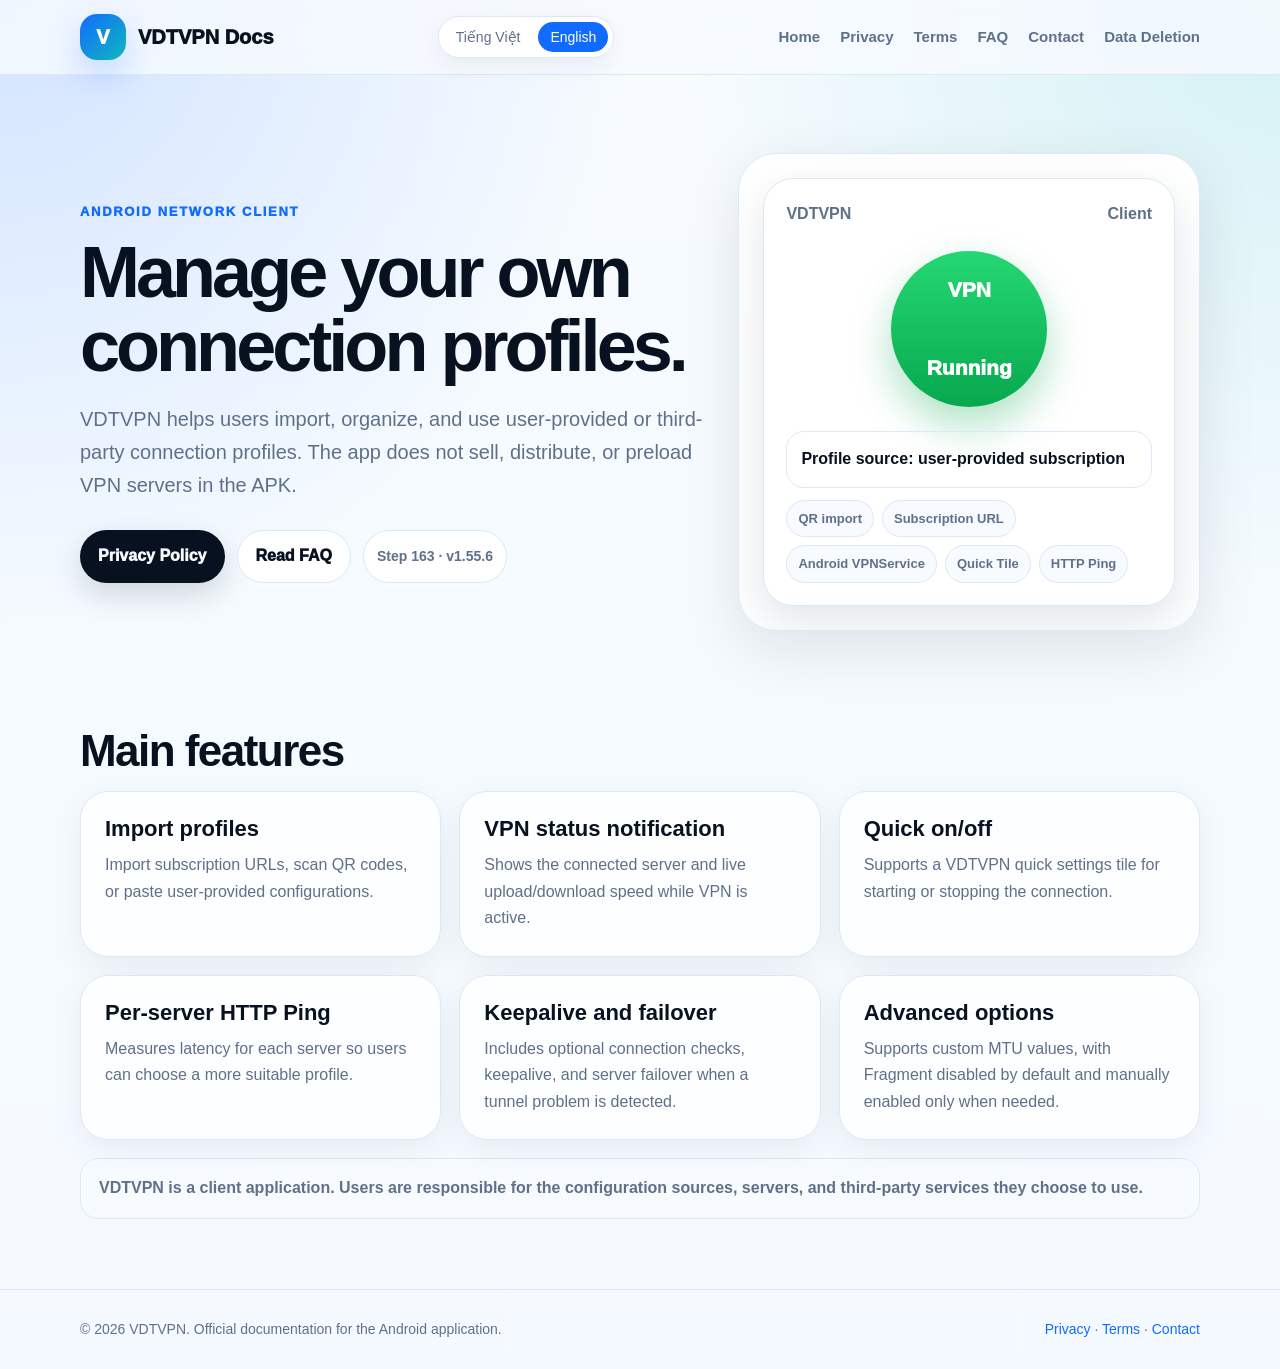
<file: index.html>
<!doctype html><html lang="vi" data-lang="vi"><head><meta charset="utf-8"><meta name="viewport" content="width=device-width,initial-scale=1"><title>Tài liệu VDTVPN / VDTVPN Documentation - VDTVPN</title><meta name="description" content="Official documentation for VDTVPN, an Android network client for user-provided connection profiles."><meta name="robots" content="index,follow"><meta property="og:title" content="VDTVPN"><meta property="og:description" content="Official documentation for VDTVPN, an Android network client for user-provided connection profiles."><meta name="theme-color" content="#126bff"><link rel="stylesheet" href="assets/style.css"></head><body><header class="nav"><div class="wrap navin"><a class="brand" href="index.html"><span class="logo">V</span><span>VDTVPN Docs</span></a><div class="langSwitcher" aria-label="Language"><button class="langBtn" type="button" data-set-lang="vi">Tiếng Việt</button><button class="langBtn" type="button" data-set-lang="en">English</button></div><input id="menuToggle" class="menuToggle" type="checkbox"><label class="menuButton" for="menuToggle"><span class="lang-vi">Menu</span><span class="lang-en">Menu</span></label><nav class="links"><a href="index.html"><span class="lang-vi">Trang chủ</span><span class="lang-en">Home</span></a><a href="privacy.html"><span class="lang-vi">Quyền riêng tư</span><span class="lang-en">Privacy</span></a><a href="terms.html"><span class="lang-vi">Điều khoản</span><span class="lang-en">Terms</span></a><a href="faq.html"><span class="lang-vi">FAQ</span><span class="lang-en">FAQ</span></a><a href="contact.html"><span class="lang-vi">Liên hệ</span><span class="lang-en">Contact</span></a><a href="data-deletion.html"><span class="lang-vi">Xoá dữ liệu</span><span class="lang-en">Data Deletion</span></a></nav></div></header>
<main>
<section class="hero"><div class="wrap heroGrid"><div><div class="kicker"><span class="lang-vi">Ứng dụng Android Network Client</span><span class="lang-en">Android network client</span></div><h1><span class="lang-vi">Quản lý cấu hình kết nối của bạn.</span><span class="lang-en">Manage your own connection profiles.</span></h1><p class="lead"><span class="lang-vi">VDTVPN giúp người dùng nhập, quản lý và sử dụng cấu hình kết nối do người dùng tự cung cấp hoặc lấy từ bên thứ ba. Ứng dụng không bán, không phân phối và không cài sẵn máy chủ VPN trong APK.</span><span class="lang-en">VDTVPN helps users import, organize, and use user-provided or third-party connection profiles. The app does not sell, distribute, or preload VPN servers in the APK.</span></p><div class="actions"><a class="btn" href="privacy.html"><span class="lang-vi">Chính sách quyền riêng tư</span><span class="lang-en">Privacy Policy</span></a><a class="btn2" href="faq.html"><span class="lang-vi">Xem FAQ</span><span class="lang-en">Read FAQ</span></a><span class="versionBadge">Step 163 · v1.55.6</span></div></div><div class="device"><div class="screen"><div class="topline"><span>VDTVPN</span><span>Client</span></div><div class="power">VPN<br><span class="lang-vi">Đang chạy</span><span class="lang-en">Running</span></div><div class="profile"><span class="lang-vi">Nguồn cấu hình: người dùng cung cấp</span><span class="lang-en">Profile source: user-provided subscription</span></div><div class="chips"><span class="chip">QR import</span><span class="chip">Subscription URL</span><span class="chip">Android VPNService</span><span class="chip">Quick Tile</span><span class="chip">HTTP Ping</span></div></div></div></div></section>
<section class="section"><div class="wrap"><h2><span class="lang-vi">Tính năng chính</span><span class="lang-en">Main features</span></h2><div class="grid3"><div class="card"><h3><span class="lang-vi">Nhập cấu hình</span><span class="lang-en">Import profiles</span></h3><p><span class="lang-vi">Nhập link subscription, quét QR hoặc dán cấu hình được người dùng cung cấp.</span><span class="lang-en">Import subscription URLs, scan QR codes, or paste user-provided configurations.</span></p></div><div class="card"><h3><span class="lang-vi">Thông báo trạng thái VPN</span><span class="lang-en">VPN status notification</span></h3><p><span class="lang-vi">Hiển thị máy chủ đang kết nối và tốc độ tải lên/tải xuống khi VPN hoạt động.</span><span class="lang-en">Shows the connected server and live upload/download speed while VPN is active.</span></p></div><div class="card"><h3><span class="lang-vi">Bật/tắt nhanh</span><span class="lang-en">Quick on/off</span></h3><p><span class="lang-vi">Hỗ trợ nút bật/tắt VDTVPN trong thanh công cụ nhanh của Android.</span><span class="lang-en">Supports a VDTVPN quick settings tile for starting or stopping the connection.</span></p></div><div class="card"><h3><span class="lang-vi">HTTP Ping từng máy chủ</span><span class="lang-en">Per-server HTTP Ping</span></h3><p><span class="lang-vi">Đo kiểm tra độ trễ cho từng máy chủ để người dùng chọn cấu hình phù hợp hơn.</span><span class="lang-en">Measures latency for each server so users can choose a more suitable profile.</span></p></div><div class="card"><h3><span class="lang-vi">Giữ kết nối và dự phòng</span><span class="lang-en">Keepalive and failover</span></h3><p><span class="lang-vi">Có tuỳ chọn kiểm tra đường truyền, giữ kết nối và chuyển máy chủ dự phòng khi đường hầm gặp lỗi.</span><span class="lang-en">Includes optional connection checks, keepalive, and server failover when a tunnel problem is detected.</span></p></div><div class="card"><h3><span class="lang-vi">Tuỳ chỉnh nâng cao</span><span class="lang-en">Advanced options</span></h3><p><span class="lang-vi">Hỗ trợ MTU tuỳ chỉnh, Fragment tắt mặc định và chỉ bật thủ công khi người dùng cần.</span><span class="lang-en">Supports custom MTU values, with Fragment disabled by default and manually enabled only when needed.</span></p></div></div><p class="notice" style="margin-top:18px"><span class="lang-vi">VDTVPN là ứng dụng client. Người dùng chịu trách nhiệm về nguồn cấu hình, máy chủ và dịch vụ bên thứ ba mà mình chọn sử dụng.</span><span class="lang-en">VDTVPN is a client application. Users are responsible for the configuration sources, servers, and third-party services they choose to use.</span></p></div></section>
</main>
<footer class="footer"><div class="wrap footin"><div><span class="lang-vi">© 2026 VDTVPN. Trang tài liệu chính thức cho ứng dụng Android.</span><span class="lang-en">© 2026 VDTVPN. Official documentation for the Android application.</span></div><div><a href="privacy.html"><span class="lang-vi">Quyền riêng tư</span><span class="lang-en">Privacy</span></a> · <a href="terms.html"><span class="lang-vi">Điều khoản</span><span class="lang-en">Terms</span></a> · <a href="contact.html"><span class="lang-vi">Liên hệ</span><span class="lang-en">Contact</span></a></div></div></footer><script src="assets/lang.js"></script></body></html>
</file>
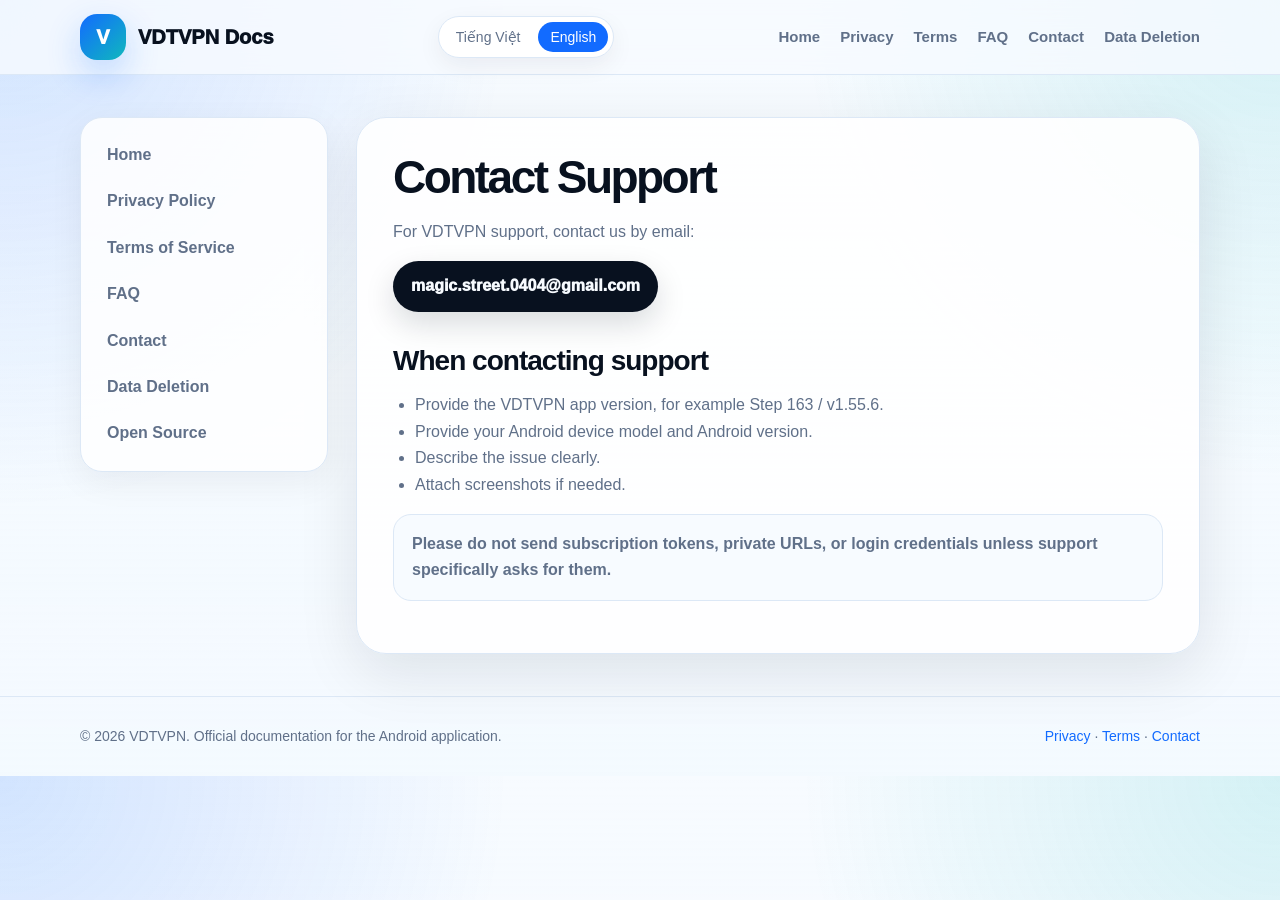
<file: contact.html>
<!doctype html><html lang="vi" data-lang="vi"><head><meta charset="utf-8"><meta name="viewport" content="width=device-width,initial-scale=1"><title>Liên hệ / Contact - VDTVPN</title><meta name="description" content="Contact VDTVPN support."><meta name="robots" content="index,follow"><meta property="og:title" content="VDTVPN"><meta property="og:description" content="Contact VDTVPN support."><meta name="theme-color" content="#126bff"><link rel="stylesheet" href="assets/style.css"></head><body><header class="nav"><div class="wrap navin"><a class="brand" href="index.html"><span class="logo">V</span><span>VDTVPN Docs</span></a><div class="langSwitcher" aria-label="Language"><button class="langBtn" type="button" data-set-lang="vi">Tiếng Việt</button><button class="langBtn" type="button" data-set-lang="en">English</button></div><input id="menuToggle" class="menuToggle" type="checkbox"><label class="menuButton" for="menuToggle"><span class="lang-vi">Menu</span><span class="lang-en">Menu</span></label><nav class="links"><a href="index.html"><span class="lang-vi">Trang chủ</span><span class="lang-en">Home</span></a><a href="privacy.html"><span class="lang-vi">Quyền riêng tư</span><span class="lang-en">Privacy</span></a><a href="terms.html"><span class="lang-vi">Điều khoản</span><span class="lang-en">Terms</span></a><a href="faq.html"><span class="lang-vi">FAQ</span><span class="lang-en">FAQ</span></a><a href="contact.html"><span class="lang-vi">Liên hệ</span><span class="lang-en">Contact</span></a><a href="data-deletion.html"><span class="lang-vi">Xoá dữ liệu</span><span class="lang-en">Data Deletion</span></a></nav></div></header>
<main class="wrap docgrid"><aside class="side"><a href="index.html"><span class="lang-vi">Trang chủ</span><span class="lang-en">Home</span></a><a href="privacy.html"><span class="lang-vi">Chính sách quyền riêng tư</span><span class="lang-en">Privacy Policy</span></a><a href="terms.html"><span class="lang-vi">Điều khoản sử dụng</span><span class="lang-en">Terms of Service</span></a><a href="faq.html"><span class="lang-vi">Câu hỏi thường gặp</span><span class="lang-en">FAQ</span></a><a href="contact.html"><span class="lang-vi">Liên hệ</span><span class="lang-en">Contact</span></a><a href="data-deletion.html"><span class="lang-vi">Xoá dữ liệu</span><span class="lang-en">Data Deletion</span></a><a href="open-source.html"><span class="lang-vi">Mã nguồn mở</span><span class="lang-en">Open Source</span></a></aside><article class="doc"><div class="lang-vi"><h1>Liên hệ hỗ trợ</h1><p>Liên hệ VDTVPN qua email:</p><p><a class="btn" href="mailto:magic.street.0404@gmail.com">magic.street.0404@gmail.com</a></p><h2>Khi liên hệ hỗ trợ</h2><ul><li>Gửi phiên bản VDTVPN, ví dụ Step 163 / v1.55.6.</li><li>Gửi model thiết bị Android và phiên bản Android.</li><li>Mô tả lỗi rõ ràng.</li><li>Đính kèm ảnh chụp màn hình nếu cần.</li></ul><p class="notice">Không gửi token subscription, URL riêng tư hoặc thông tin đăng nhập nếu bộ phận hỗ trợ chưa yêu cầu.</p></div><div class="lang-en"><h1>Contact Support</h1><p>For VDTVPN support, contact us by email:</p><p><a class="btn" href="mailto:magic.street.0404@gmail.com">magic.street.0404@gmail.com</a></p><h2>When contacting support</h2><ul><li>Provide the VDTVPN app version, for example Step 163 / v1.55.6.</li><li>Provide your Android device model and Android version.</li><li>Describe the issue clearly.</li><li>Attach screenshots if needed.</li></ul><p class="notice">Please do not send subscription tokens, private URLs, or login credentials unless support specifically asks for them.</p></div></article></main>
<footer class="footer"><div class="wrap footin"><div><span class="lang-vi">© 2026 VDTVPN. Trang tài liệu chính thức cho ứng dụng Android.</span><span class="lang-en">© 2026 VDTVPN. Official documentation for the Android application.</span></div><div><a href="privacy.html"><span class="lang-vi">Quyền riêng tư</span><span class="lang-en">Privacy</span></a> · <a href="terms.html"><span class="lang-vi">Điều khoản</span><span class="lang-en">Terms</span></a> · <a href="contact.html"><span class="lang-vi">Liên hệ</span><span class="lang-en">Contact</span></a></div></div></footer><script src="assets/lang.js"></script></body></html>
</file>
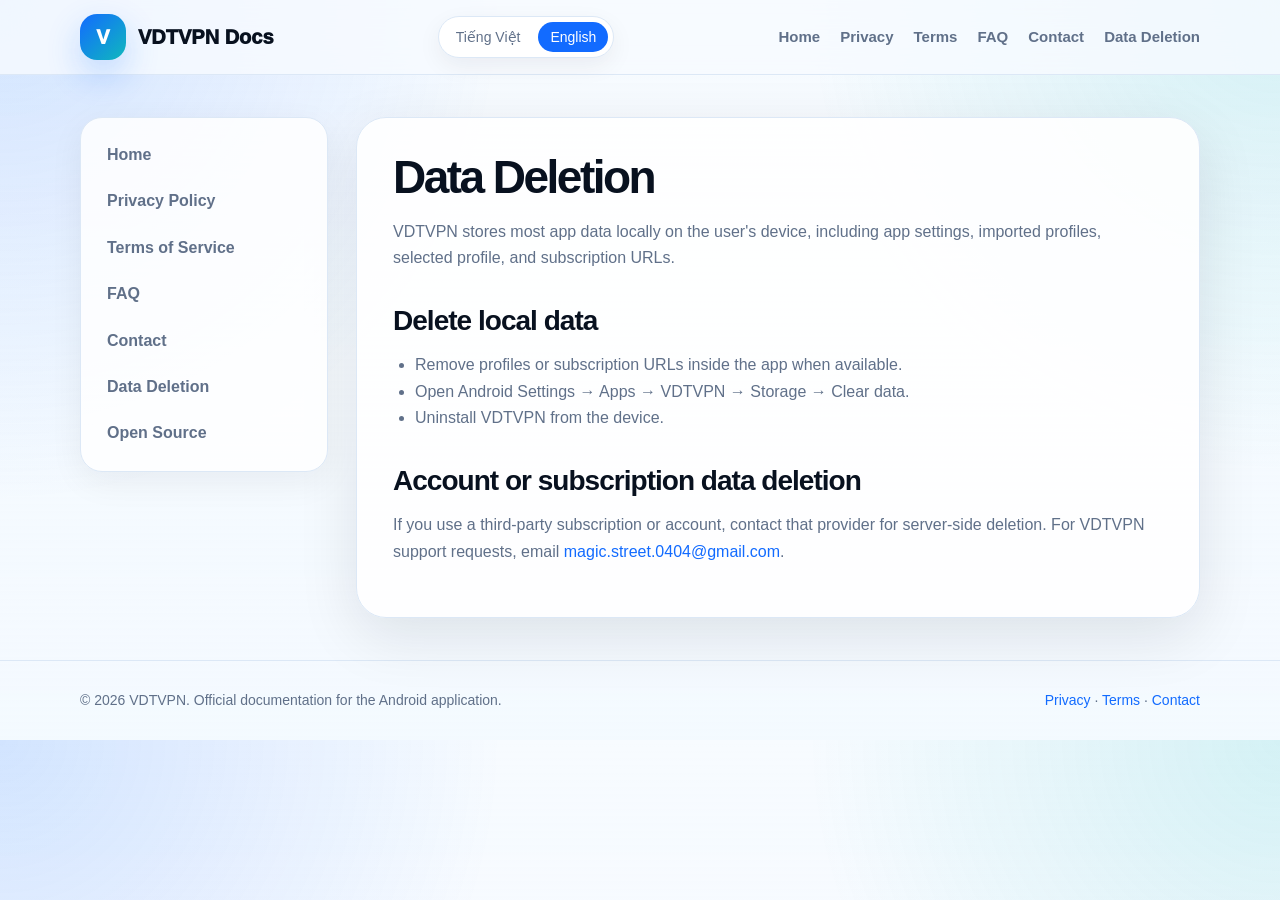
<file: data-deletion.html>
<!doctype html><html lang="vi" data-lang="vi"><head><meta charset="utf-8"><meta name="viewport" content="width=device-width,initial-scale=1"><title>Xoá dữ liệu / Data Deletion - VDTVPN</title><meta name="description" content="Data deletion instructions for VDTVPN."><meta name="robots" content="index,follow"><meta property="og:title" content="VDTVPN"><meta property="og:description" content="Data deletion instructions for VDTVPN."><meta name="theme-color" content="#126bff"><link rel="stylesheet" href="assets/style.css"></head><body><header class="nav"><div class="wrap navin"><a class="brand" href="index.html"><span class="logo">V</span><span>VDTVPN Docs</span></a><div class="langSwitcher" aria-label="Language"><button class="langBtn" type="button" data-set-lang="vi">Tiếng Việt</button><button class="langBtn" type="button" data-set-lang="en">English</button></div><input id="menuToggle" class="menuToggle" type="checkbox"><label class="menuButton" for="menuToggle"><span class="lang-vi">Menu</span><span class="lang-en">Menu</span></label><nav class="links"><a href="index.html"><span class="lang-vi">Trang chủ</span><span class="lang-en">Home</span></a><a href="privacy.html"><span class="lang-vi">Quyền riêng tư</span><span class="lang-en">Privacy</span></a><a href="terms.html"><span class="lang-vi">Điều khoản</span><span class="lang-en">Terms</span></a><a href="faq.html"><span class="lang-vi">FAQ</span><span class="lang-en">FAQ</span></a><a href="contact.html"><span class="lang-vi">Liên hệ</span><span class="lang-en">Contact</span></a><a href="data-deletion.html"><span class="lang-vi">Xoá dữ liệu</span><span class="lang-en">Data Deletion</span></a></nav></div></header>
<main class="wrap docgrid"><aside class="side"><a href="index.html"><span class="lang-vi">Trang chủ</span><span class="lang-en">Home</span></a><a href="privacy.html"><span class="lang-vi">Chính sách quyền riêng tư</span><span class="lang-en">Privacy Policy</span></a><a href="terms.html"><span class="lang-vi">Điều khoản sử dụng</span><span class="lang-en">Terms of Service</span></a><a href="faq.html"><span class="lang-vi">Câu hỏi thường gặp</span><span class="lang-en">FAQ</span></a><a href="contact.html"><span class="lang-vi">Liên hệ</span><span class="lang-en">Contact</span></a><a href="data-deletion.html"><span class="lang-vi">Xoá dữ liệu</span><span class="lang-en">Data Deletion</span></a><a href="open-source.html"><span class="lang-vi">Mã nguồn mở</span><span class="lang-en">Open Source</span></a></aside><article class="doc"><div class="lang-vi"><h1>Xoá dữ liệu</h1><p>VDTVPN lưu phần lớn dữ liệu cục bộ trên thiết bị của người dùng, gồm cài đặt app, profile đã nhập, profile đã chọn và link subscription.</p><h2>Cách xoá dữ liệu cục bộ</h2><ul><li>Xoá profile hoặc link subscription trong app nếu có.</li><li>Vào Cài đặt Android → Ứng dụng → VDTVPN → Lưu trữ → Xoá dữ liệu.</li><li>Gỡ cài đặt VDTVPN khỏi thiết bị.</li></ul><h2>Xoá dữ liệu tài khoản hoặc subscription</h2><p>Nếu bạn dùng tài khoản/subscription của bên thứ ba, hãy liên hệ nhà cung cấp đó để yêu cầu xoá dữ liệu phía máy chủ. Với yêu cầu hỗ trợ liên quan VDTVPN, gửi email tới <a href="mailto:magic.street.0404@gmail.com">magic.street.0404@gmail.com</a>.</p></div><div class="lang-en"><h1>Data Deletion</h1><p>VDTVPN stores most app data locally on the user's device, including app settings, imported profiles, selected profile, and subscription URLs.</p><h2>Delete local data</h2><ul><li>Remove profiles or subscription URLs inside the app when available.</li><li>Open Android Settings → Apps → VDTVPN → Storage → Clear data.</li><li>Uninstall VDTVPN from the device.</li></ul><h2>Account or subscription data deletion</h2><p>If you use a third-party subscription or account, contact that provider for server-side deletion. For VDTVPN support requests, email <a href="mailto:magic.street.0404@gmail.com">magic.street.0404@gmail.com</a>.</p></div></article></main>
<footer class="footer"><div class="wrap footin"><div><span class="lang-vi">© 2026 VDTVPN. Trang tài liệu chính thức cho ứng dụng Android.</span><span class="lang-en">© 2026 VDTVPN. Official documentation for the Android application.</span></div><div><a href="privacy.html"><span class="lang-vi">Quyền riêng tư</span><span class="lang-en">Privacy</span></a> · <a href="terms.html"><span class="lang-vi">Điều khoản</span><span class="lang-en">Terms</span></a> · <a href="contact.html"><span class="lang-vi">Liên hệ</span><span class="lang-en">Contact</span></a></div></div></footer><script src="assets/lang.js"></script></body></html>
</file>
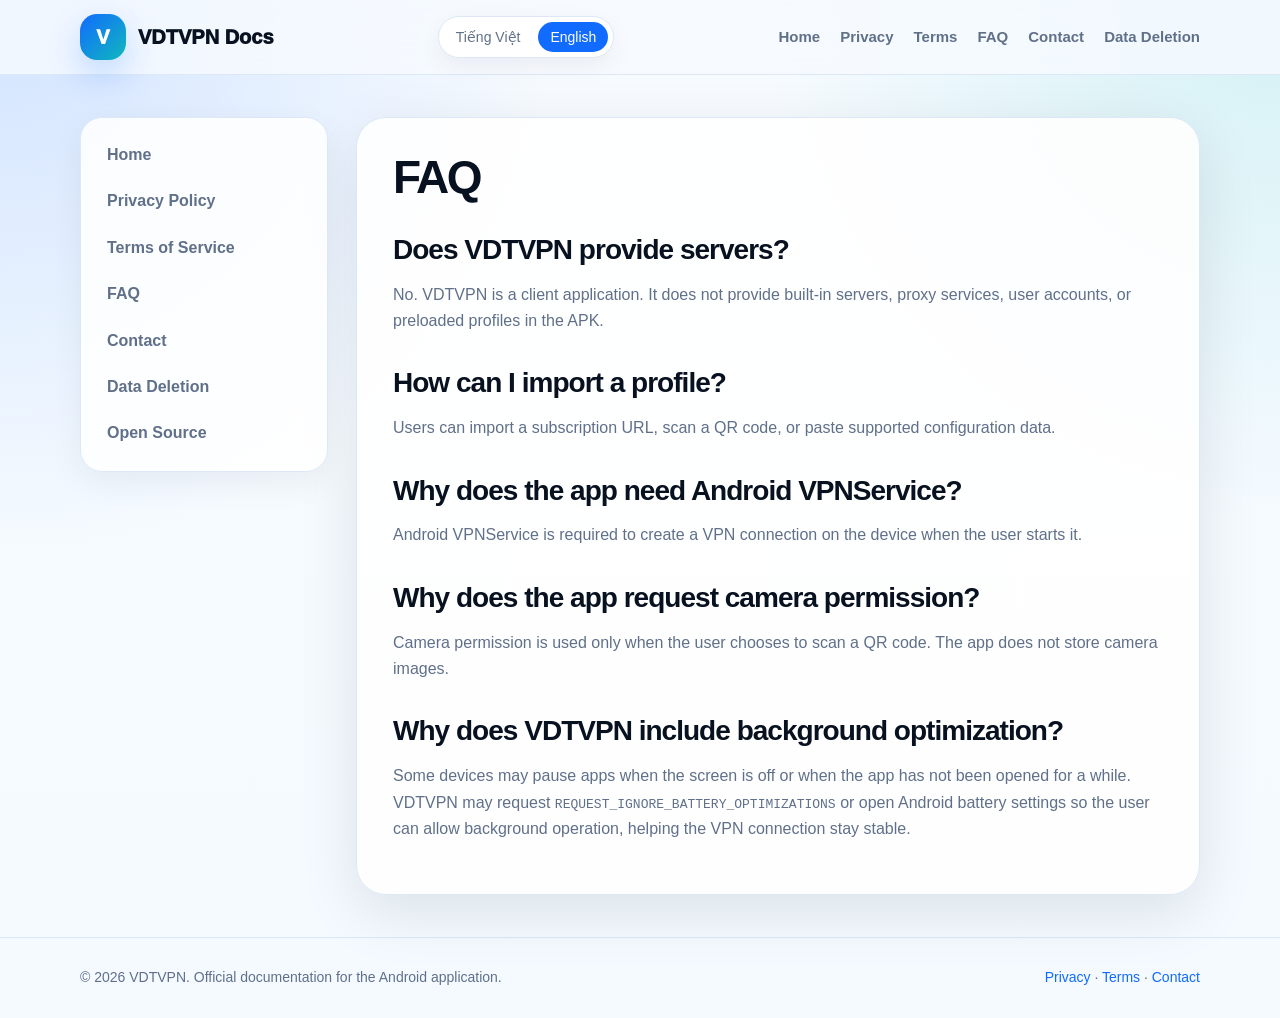
<file: faq.html>
<!doctype html><html lang="vi" data-lang="vi"><head><meta charset="utf-8"><meta name="viewport" content="width=device-width,initial-scale=1"><title>Câu hỏi thường gặp / FAQ - VDTVPN</title><meta name="description" content="Frequently asked questions about VDTVPN."><meta name="robots" content="index,follow"><meta property="og:title" content="VDTVPN"><meta property="og:description" content="Frequently asked questions about VDTVPN."><meta name="theme-color" content="#126bff"><link rel="stylesheet" href="assets/style.css"></head><body><header class="nav"><div class="wrap navin"><a class="brand" href="index.html"><span class="logo">V</span><span>VDTVPN Docs</span></a><div class="langSwitcher" aria-label="Language"><button class="langBtn" type="button" data-set-lang="vi">Tiếng Việt</button><button class="langBtn" type="button" data-set-lang="en">English</button></div><input id="menuToggle" class="menuToggle" type="checkbox"><label class="menuButton" for="menuToggle"><span class="lang-vi">Menu</span><span class="lang-en">Menu</span></label><nav class="links"><a href="index.html"><span class="lang-vi">Trang chủ</span><span class="lang-en">Home</span></a><a href="privacy.html"><span class="lang-vi">Quyền riêng tư</span><span class="lang-en">Privacy</span></a><a href="terms.html"><span class="lang-vi">Điều khoản</span><span class="lang-en">Terms</span></a><a href="faq.html"><span class="lang-vi">FAQ</span><span class="lang-en">FAQ</span></a><a href="contact.html"><span class="lang-vi">Liên hệ</span><span class="lang-en">Contact</span></a><a href="data-deletion.html"><span class="lang-vi">Xoá dữ liệu</span><span class="lang-en">Data Deletion</span></a></nav></div></header>
<main class="wrap docgrid"><aside class="side"><a href="index.html"><span class="lang-vi">Trang chủ</span><span class="lang-en">Home</span></a><a href="privacy.html"><span class="lang-vi">Chính sách quyền riêng tư</span><span class="lang-en">Privacy Policy</span></a><a href="terms.html"><span class="lang-vi">Điều khoản sử dụng</span><span class="lang-en">Terms of Service</span></a><a href="faq.html"><span class="lang-vi">Câu hỏi thường gặp</span><span class="lang-en">FAQ</span></a><a href="contact.html"><span class="lang-vi">Liên hệ</span><span class="lang-en">Contact</span></a><a href="data-deletion.html"><span class="lang-vi">Xoá dữ liệu</span><span class="lang-en">Data Deletion</span></a><a href="open-source.html"><span class="lang-vi">Mã nguồn mở</span><span class="lang-en">Open Source</span></a></aside><article class="doc"><div class="lang-vi"><h1>Câu hỏi thường gặp</h1><h2>VDTVPN có cung cấp máy chủ không?</h2><p>Không. VDTVPN là ứng dụng client. Ứng dụng không cung cấp máy chủ cài sẵn, dịch vụ proxy, tài khoản người dùng hoặc profile cài sẵn trong APK.</p><h2>Làm sao nhập cấu hình?</h2><p>Người dùng có thể nhập link subscription, quét mã QR hoặc dán cấu hình được hỗ trợ.</p><h2>Vì sao app cần Android VPNService?</h2><p>Android VPNService cần thiết để tạo kết nối VPN trên thiết bị khi người dùng bật kết nối.</p><h2>Vì sao app xin quyền camera?</h2><p>Quyền camera chỉ dùng khi người dùng chọn quét mã QR. Ứng dụng không lưu ảnh camera.</p><h2>Vì sao VDTVPN có mục tối ưu chạy nền?</h2><p>Một số thiết bị có thể tạm dừng app khi màn hình tắt hoặc khi app lâu không mở. VDTVPN có thể xin quyền <code>REQUEST_IGNORE_BATTERY_OPTIMIZATIONS</code> hoặc mở trang cài đặt pin để người dùng tự cho phép chạy nền, giúp kết nối VPN ổn định hơn.</p></div><div class="lang-en"><h1>FAQ</h1><h2>Does VDTVPN provide servers?</h2><p>No. VDTVPN is a client application. It does not provide built-in servers, proxy services, user accounts, or preloaded profiles in the APK.</p><h2>How can I import a profile?</h2><p>Users can import a subscription URL, scan a QR code, or paste supported configuration data.</p><h2>Why does the app need Android VPNService?</h2><p>Android VPNService is required to create a VPN connection on the device when the user starts it.</p><h2>Why does the app request camera permission?</h2><p>Camera permission is used only when the user chooses to scan a QR code. The app does not store camera images.</p><h2>Why does VDTVPN include background optimization?</h2><p>Some devices may pause apps when the screen is off or when the app has not been opened for a while. VDTVPN may request <code>REQUEST_IGNORE_BATTERY_OPTIMIZATIONS</code> or open Android battery settings so the user can allow background operation, helping the VPN connection stay stable.</p></div></article></main>
<footer class="footer"><div class="wrap footin"><div><span class="lang-vi">© 2026 VDTVPN. Trang tài liệu chính thức cho ứng dụng Android.</span><span class="lang-en">© 2026 VDTVPN. Official documentation for the Android application.</span></div><div><a href="privacy.html"><span class="lang-vi">Quyền riêng tư</span><span class="lang-en">Privacy</span></a> · <a href="terms.html"><span class="lang-vi">Điều khoản</span><span class="lang-en">Terms</span></a> · <a href="contact.html"><span class="lang-vi">Liên hệ</span><span class="lang-en">Contact</span></a></div></div></footer><script src="assets/lang.js"></script></body></html>
</file>
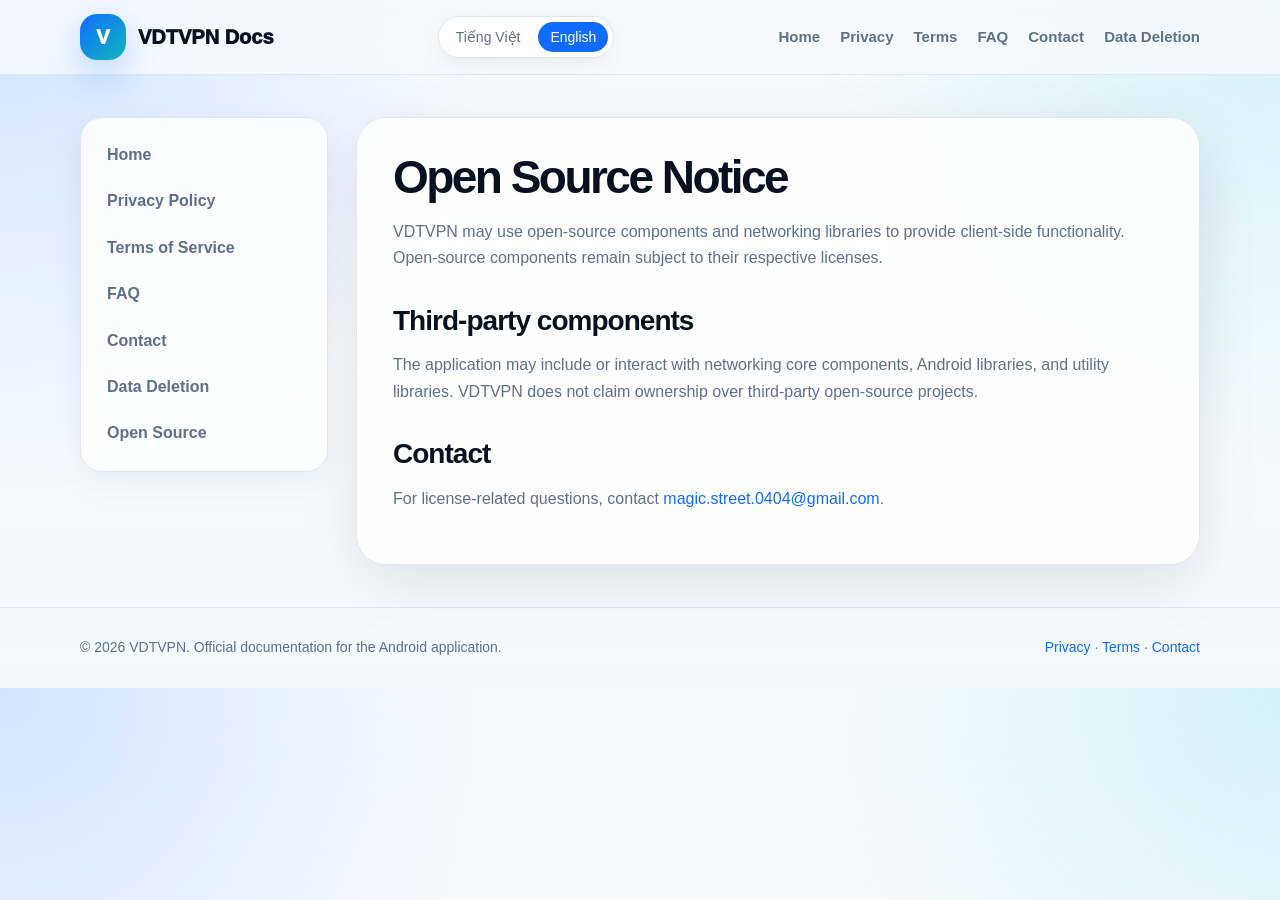
<file: open-source.html>
<!doctype html><html lang="vi" data-lang="vi"><head><meta charset="utf-8"><meta name="viewport" content="width=device-width,initial-scale=1"><title>Mã nguồn mở / Open Source Notice - VDTVPN</title><meta name="description" content="Open source notice for VDTVPN."><meta name="robots" content="index,follow"><meta property="og:title" content="VDTVPN"><meta property="og:description" content="Open source notice for VDTVPN."><meta name="theme-color" content="#126bff"><link rel="stylesheet" href="assets/style.css"></head><body><header class="nav"><div class="wrap navin"><a class="brand" href="index.html"><span class="logo">V</span><span>VDTVPN Docs</span></a><div class="langSwitcher" aria-label="Language"><button class="langBtn" type="button" data-set-lang="vi">Tiếng Việt</button><button class="langBtn" type="button" data-set-lang="en">English</button></div><input id="menuToggle" class="menuToggle" type="checkbox"><label class="menuButton" for="menuToggle"><span class="lang-vi">Menu</span><span class="lang-en">Menu</span></label><nav class="links"><a href="index.html"><span class="lang-vi">Trang chủ</span><span class="lang-en">Home</span></a><a href="privacy.html"><span class="lang-vi">Quyền riêng tư</span><span class="lang-en">Privacy</span></a><a href="terms.html"><span class="lang-vi">Điều khoản</span><span class="lang-en">Terms</span></a><a href="faq.html"><span class="lang-vi">FAQ</span><span class="lang-en">FAQ</span></a><a href="contact.html"><span class="lang-vi">Liên hệ</span><span class="lang-en">Contact</span></a><a href="data-deletion.html"><span class="lang-vi">Xoá dữ liệu</span><span class="lang-en">Data Deletion</span></a></nav></div></header>
<main class="wrap docgrid"><aside class="side"><a href="index.html"><span class="lang-vi">Trang chủ</span><span class="lang-en">Home</span></a><a href="privacy.html"><span class="lang-vi">Chính sách quyền riêng tư</span><span class="lang-en">Privacy Policy</span></a><a href="terms.html"><span class="lang-vi">Điều khoản sử dụng</span><span class="lang-en">Terms of Service</span></a><a href="faq.html"><span class="lang-vi">Câu hỏi thường gặp</span><span class="lang-en">FAQ</span></a><a href="contact.html"><span class="lang-vi">Liên hệ</span><span class="lang-en">Contact</span></a><a href="data-deletion.html"><span class="lang-vi">Xoá dữ liệu</span><span class="lang-en">Data Deletion</span></a><a href="open-source.html"><span class="lang-vi">Mã nguồn mở</span><span class="lang-en">Open Source</span></a></aside><article class="doc"><div class="lang-vi"><h1>Thông báo mã nguồn mở</h1><p>VDTVPN có thể sử dụng các thành phần mã nguồn mở và thư viện mạng để cung cấp chức năng phía client. Các thành phần mã nguồn mở chịu sự điều chỉnh bởi giấy phép riêng của từng dự án.</p><h2>Thành phần bên thứ ba</h2><p>Ứng dụng có thể bao gồm hoặc tương tác với core mạng, thư viện Android và thư viện tiện ích. VDTVPN không tuyên bố sở hữu các dự án mã nguồn mở của bên thứ ba.</p><h2>Liên hệ</h2><p>Câu hỏi về giấy phép gửi tới <a href="mailto:magic.street.0404@gmail.com">magic.street.0404@gmail.com</a>.</p></div><div class="lang-en"><h1>Open Source Notice</h1><p>VDTVPN may use open-source components and networking libraries to provide client-side functionality. Open-source components remain subject to their respective licenses.</p><h2>Third-party components</h2><p>The application may include or interact with networking core components, Android libraries, and utility libraries. VDTVPN does not claim ownership over third-party open-source projects.</p><h2>Contact</h2><p>For license-related questions, contact <a href="mailto:magic.street.0404@gmail.com">magic.street.0404@gmail.com</a>.</p></div></article></main>
<footer class="footer"><div class="wrap footin"><div><span class="lang-vi">© 2026 VDTVPN. Trang tài liệu chính thức cho ứng dụng Android.</span><span class="lang-en">© 2026 VDTVPN. Official documentation for the Android application.</span></div><div><a href="privacy.html"><span class="lang-vi">Quyền riêng tư</span><span class="lang-en">Privacy</span></a> · <a href="terms.html"><span class="lang-vi">Điều khoản</span><span class="lang-en">Terms</span></a> · <a href="contact.html"><span class="lang-vi">Liên hệ</span><span class="lang-en">Contact</span></a></div></div></footer><script src="assets/lang.js"></script></body></html>
</file>
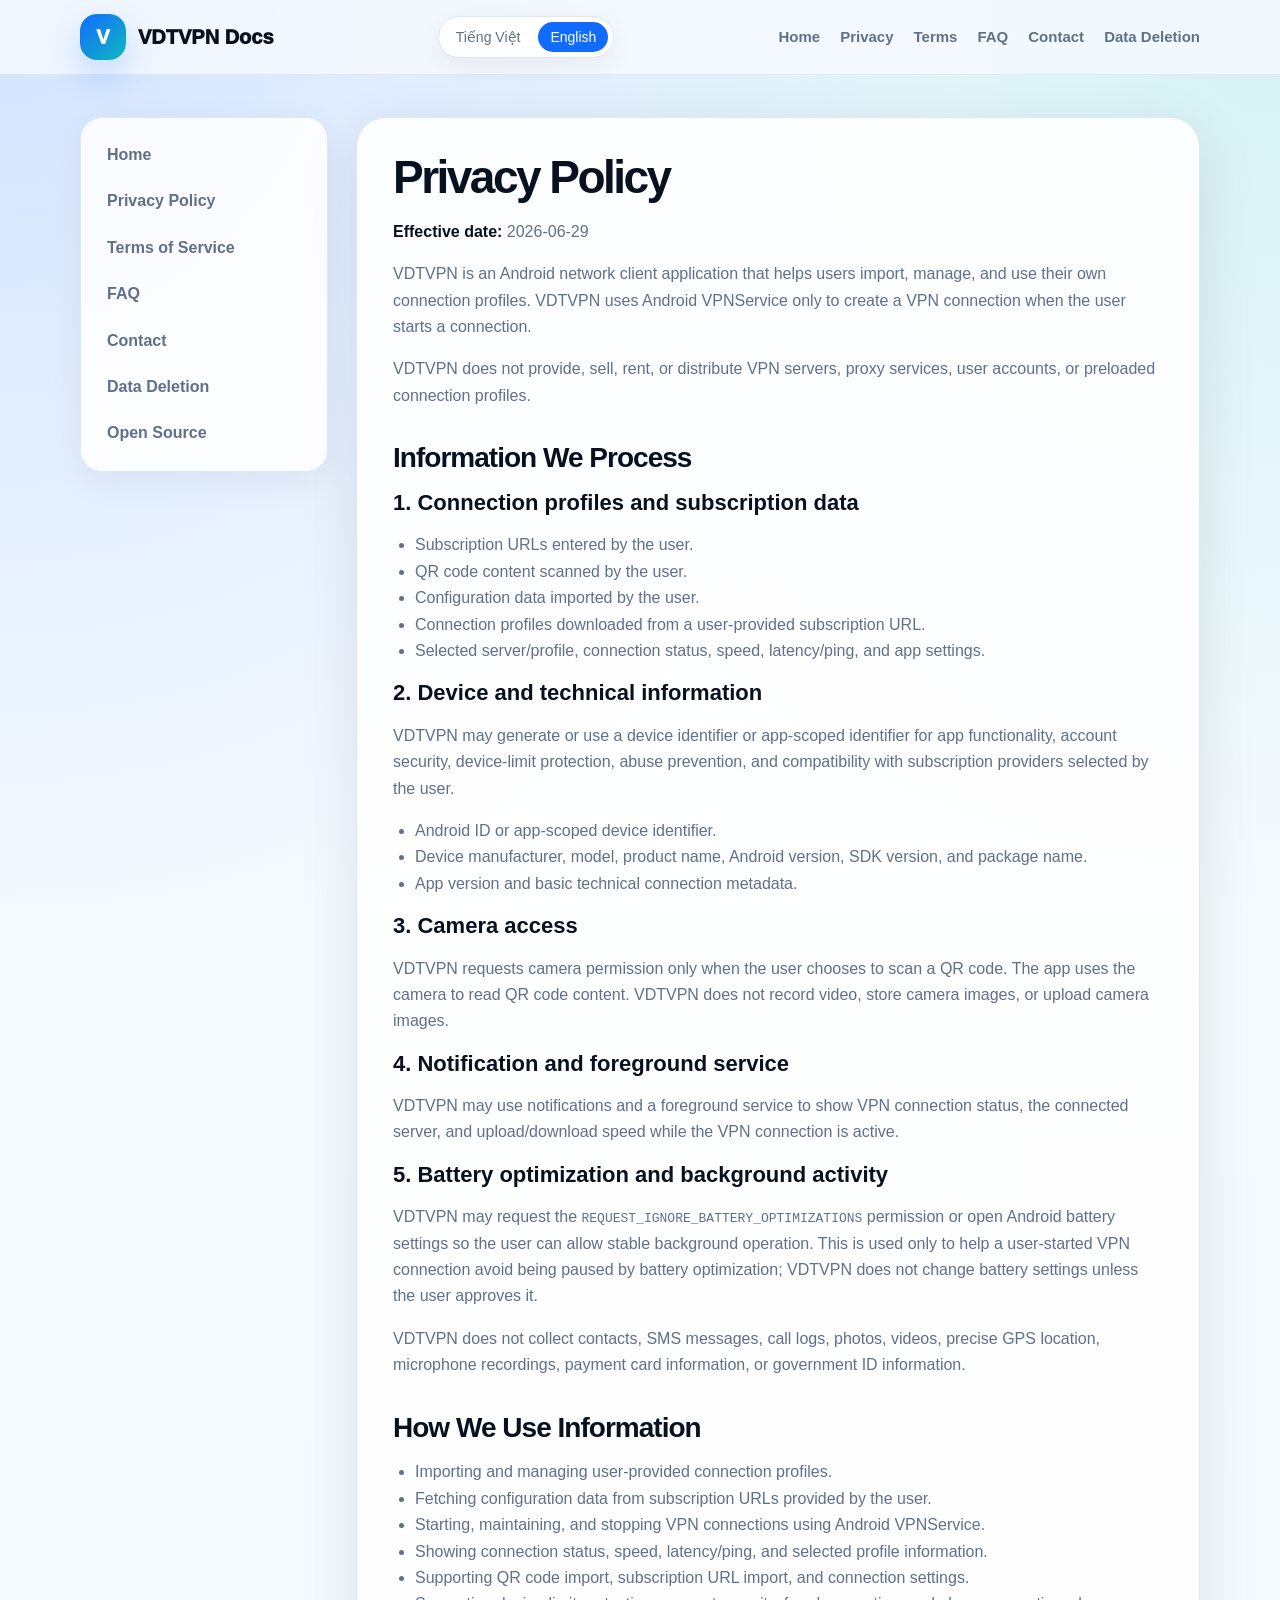
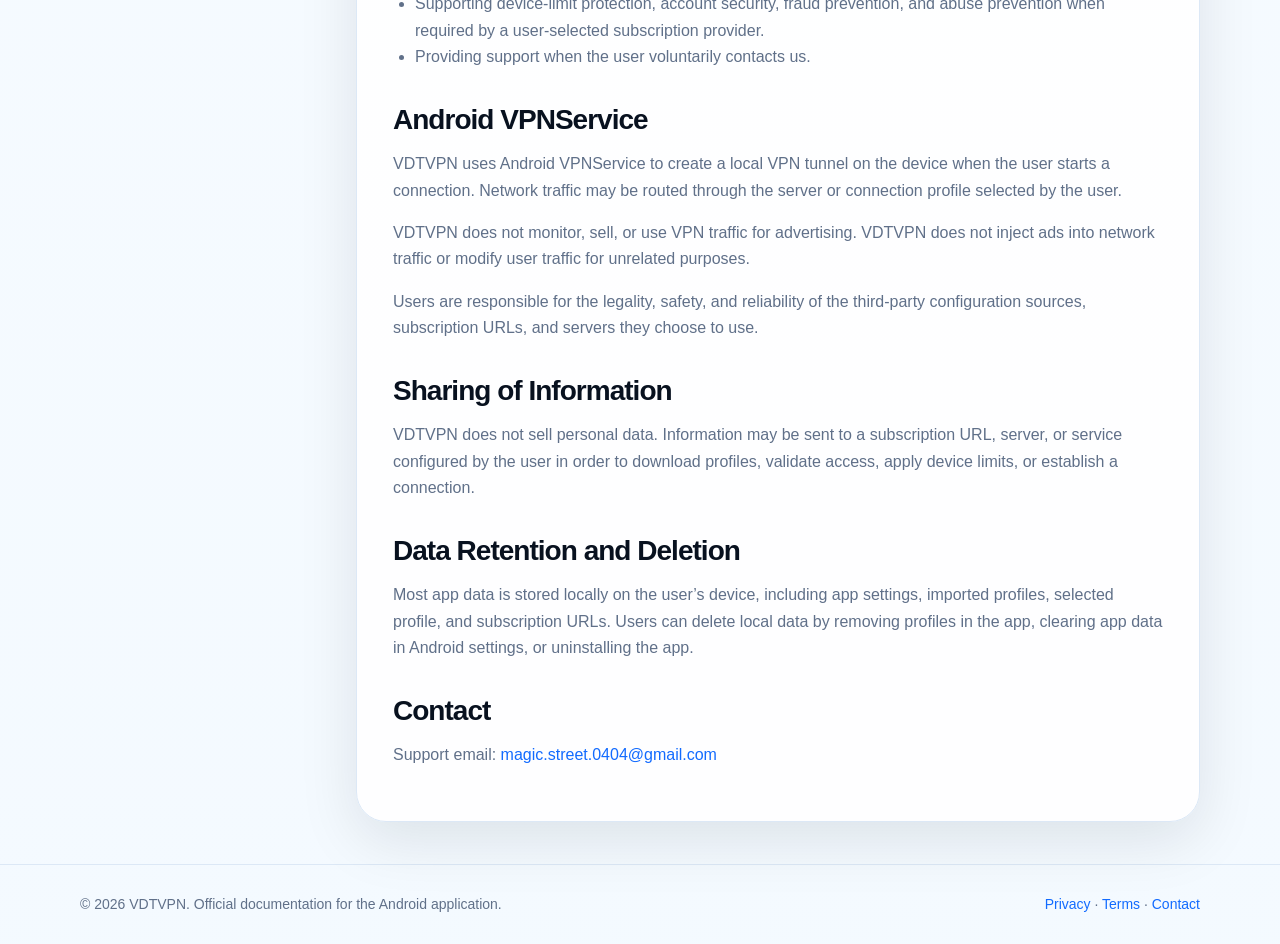
<file: privacy.html>
<!doctype html><html lang="vi" data-lang="vi"><head><meta charset="utf-8"><meta name="viewport" content="width=device-width,initial-scale=1"><title>Chính sách quyền riêng tư / Privacy Policy - VDTVPN</title><meta name="description" content="Privacy Policy for VDTVPN."><meta name="robots" content="index,follow"><meta property="og:title" content="VDTVPN"><meta property="og:description" content="Privacy Policy for VDTVPN."><meta name="theme-color" content="#126bff"><link rel="stylesheet" href="assets/style.css"></head><body><header class="nav"><div class="wrap navin"><a class="brand" href="index.html"><span class="logo">V</span><span>VDTVPN Docs</span></a><div class="langSwitcher" aria-label="Language"><button class="langBtn" type="button" data-set-lang="vi">Tiếng Việt</button><button class="langBtn" type="button" data-set-lang="en">English</button></div><input id="menuToggle" class="menuToggle" type="checkbox"><label class="menuButton" for="menuToggle"><span class="lang-vi">Menu</span><span class="lang-en">Menu</span></label><nav class="links"><a href="index.html"><span class="lang-vi">Trang chủ</span><span class="lang-en">Home</span></a><a href="privacy.html"><span class="lang-vi">Quyền riêng tư</span><span class="lang-en">Privacy</span></a><a href="terms.html"><span class="lang-vi">Điều khoản</span><span class="lang-en">Terms</span></a><a href="faq.html"><span class="lang-vi">FAQ</span><span class="lang-en">FAQ</span></a><a href="contact.html"><span class="lang-vi">Liên hệ</span><span class="lang-en">Contact</span></a><a href="data-deletion.html"><span class="lang-vi">Xoá dữ liệu</span><span class="lang-en">Data Deletion</span></a></nav></div></header>
<main class="wrap docgrid"><aside class="side"><a href="index.html"><span class="lang-vi">Trang chủ</span><span class="lang-en">Home</span></a><a href="privacy.html"><span class="lang-vi">Chính sách quyền riêng tư</span><span class="lang-en">Privacy Policy</span></a><a href="terms.html"><span class="lang-vi">Điều khoản sử dụng</span><span class="lang-en">Terms of Service</span></a><a href="faq.html"><span class="lang-vi">Câu hỏi thường gặp</span><span class="lang-en">FAQ</span></a><a href="contact.html"><span class="lang-vi">Liên hệ</span><span class="lang-en">Contact</span></a><a href="data-deletion.html"><span class="lang-vi">Xoá dữ liệu</span><span class="lang-en">Data Deletion</span></a><a href="open-source.html"><span class="lang-vi">Mã nguồn mở</span><span class="lang-en">Open Source</span></a></aside><article class="doc"><div class="lang-vi">
<h1>Chính sách quyền riêng tư</h1><p><strong>Ngày hiệu lực:</strong> 2026-06-29</p><p>VDTVPN là ứng dụng Android network client giúp người dùng nhập, quản lý và sử dụng cấu hình kết nối của chính mình. VDTVPN chỉ sử dụng Android VPNService để tạo kết nối VPN khi người dùng chủ động bắt đầu kết nối.</p><p>VDTVPN không cung cấp, bán, cho thuê hoặc phân phối máy chủ VPN, dịch vụ proxy, tài khoản người dùng hoặc cấu hình kết nối cài sẵn.</p>
<h2>Thông tin ứng dụng xử lý</h2><h3>1. Cấu hình kết nối và dữ liệu subscription</h3><ul><li>Link subscription do người dùng nhập.</li><li>Nội dung mã QR do người dùng quét.</li><li>Dữ liệu cấu hình được người dùng dán hoặc nhập vào app.</li><li>Cấu hình tải xuống từ link subscription do người dùng cung cấp.</li><li>Máy chủ/cấu hình đã chọn, trạng thái kết nối, tốc độ, ping/độ trễ và cài đặt ứng dụng.</li></ul>
<h3>2. Thông tin thiết bị và kỹ thuật</h3><p>VDTVPN có thể tạo hoặc sử dụng mã nhận dạng thiết bị/app-scoped identifier để phục vụ chức năng ứng dụng, bảo mật tài khoản, giới hạn thiết bị, chống lạm dụng và tương thích với nhà cung cấp subscription do người dùng chọn.</p><ul><li>Android ID hoặc mã nhận dạng trong phạm vi ứng dụng.</li><li>Hãng máy, model, tên thiết bị, phiên bản Android, SDK và tên gói ứng dụng.</li><li>Phiên bản app và thông tin kỹ thuật cơ bản liên quan tới kết nối.</li></ul>
<h3>3. Camera</h3><p>VDTVPN chỉ yêu cầu quyền camera khi người dùng chọn quét mã QR. Ứng dụng không ghi video, không lưu ảnh camera và không tải ảnh camera lên máy chủ.</p>
<h3>4. Thông báo và foreground service</h3><p>VDTVPN có thể dùng thông báo và foreground service để hiển thị trạng thái VPN, máy chủ đang kết nối và tốc độ tải lên/tải xuống khi VPN đang hoạt động.</p>
<h3>5. Tối ưu pin và hoạt động nền</h3><p>VDTVPN có thể yêu cầu quyền <code>REQUEST_IGNORE_BATTERY_OPTIMIZATIONS</code> hoặc mở màn hình cài đặt pin của Android để người dùng tự cho phép ứng dụng chạy nền ổn định. Quyền này chỉ dùng để giúp kết nối VPN do người dùng bật không bị hệ thống tiết kiệm pin tạm dừng; VDTVPN không tự thay đổi cài đặt pin nếu người dùng không đồng ý.</p>
<p>VDTVPN không thu thập danh bạ, SMS, nhật ký cuộc gọi, ảnh, video, vị trí GPS chính xác, bản ghi microphone, thông tin thẻ thanh toán hoặc giấy tờ định danh.</p>
<h2>Cách sử dụng thông tin</h2><ul><li>Nhập và quản lý cấu hình kết nối do người dùng cung cấp.</li><li>Tải dữ liệu cấu hình từ link subscription do người dùng nhập.</li><li>Bắt đầu, duy trì và dừng kết nối VPN bằng Android VPNService.</li><li>Hiển thị trạng thái kết nối, tốc độ, ping và thông tin cấu hình đã chọn.</li><li>Hỗ trợ nhập QR, nhập link subscription và các tuỳ chọn cài đặt kết nối.</li><li>Hỗ trợ giới hạn thiết bị, bảo mật tài khoản và chống lạm dụng khi nhà cung cấp subscription của người dùng yêu cầu.</li><li>Hỗ trợ người dùng khi họ chủ động liên hệ.</li></ul>
<h2>Android VPNService</h2><p>VDTVPN dùng Android VPNService để tạo đường hầm VPN cục bộ trên thiết bị khi người dùng bật kết nối. Lưu lượng mạng có thể được định tuyến qua máy chủ hoặc cấu hình mà người dùng đã chọn.</p><p>VDTVPN không giám sát, bán hoặc sử dụng lưu lượng VPN cho quảng cáo. VDTVPN không chèn quảng cáo vào lưu lượng mạng và không sửa đổi lưu lượng cho mục đích không liên quan.</p><p>Người dùng chịu trách nhiệm về tính hợp pháp, an toàn và độ tin cậy của nguồn cấu hình, link subscription và máy chủ bên thứ ba mà họ sử dụng.</p>
<h2>Chia sẻ thông tin</h2><p>VDTVPN không bán dữ liệu cá nhân. Thông tin có thể được gửi tới link subscription, máy chủ hoặc dịch vụ do người dùng cấu hình để tải profile, xác thực quyền truy cập, áp dụng giới hạn thiết bị hoặc thiết lập kết nối.</p>
<h2>Lưu giữ và xoá dữ liệu</h2><p>Phần lớn dữ liệu ứng dụng được lưu cục bộ trên thiết bị, gồm cài đặt, profile đã nhập, profile đã chọn và link subscription. Người dùng có thể xoá bằng cách xoá profile trong app, xoá dữ liệu ứng dụng trong cài đặt Android hoặc gỡ cài đặt app.</p>
<h2>Liên hệ</h2><p>Email hỗ trợ: <a href="mailto:magic.street.0404@gmail.com">magic.street.0404@gmail.com</a></p></div>
<div class="lang-en"><h1>Privacy Policy</h1><p><strong>Effective date:</strong> 2026-06-29</p><p>VDTVPN is an Android network client application that helps users import, manage, and use their own connection profiles. VDTVPN uses Android VPNService only to create a VPN connection when the user starts a connection.</p><p>VDTVPN does not provide, sell, rent, or distribute VPN servers, proxy services, user accounts, or preloaded connection profiles.</p>
<h2>Information We Process</h2><h3>1. Connection profiles and subscription data</h3><ul><li>Subscription URLs entered by the user.</li><li>QR code content scanned by the user.</li><li>Configuration data imported by the user.</li><li>Connection profiles downloaded from a user-provided subscription URL.</li><li>Selected server/profile, connection status, speed, latency/ping, and app settings.</li></ul>
<h3>2. Device and technical information</h3><p>VDTVPN may generate or use a device identifier or app-scoped identifier for app functionality, account security, device-limit protection, abuse prevention, and compatibility with subscription providers selected by the user.</p><ul><li>Android ID or app-scoped device identifier.</li><li>Device manufacturer, model, product name, Android version, SDK version, and package name.</li><li>App version and basic technical connection metadata.</li></ul>
<h3>3. Camera access</h3><p>VDTVPN requests camera permission only when the user chooses to scan a QR code. The app uses the camera to read QR code content. VDTVPN does not record video, store camera images, or upload camera images.</p>
<h3>4. Notification and foreground service</h3><p>VDTVPN may use notifications and a foreground service to show VPN connection status, the connected server, and upload/download speed while the VPN connection is active.</p>
<h3>5. Battery optimization and background activity</h3><p>VDTVPN may request the <code>REQUEST_IGNORE_BATTERY_OPTIMIZATIONS</code> permission or open Android battery settings so the user can allow stable background operation. This is used only to help a user-started VPN connection avoid being paused by battery optimization; VDTVPN does not change battery settings unless the user approves it.</p>
<p>VDTVPN does not collect contacts, SMS messages, call logs, photos, videos, precise GPS location, microphone recordings, payment card information, or government ID information.</p>
<h2>How We Use Information</h2><ul><li>Importing and managing user-provided connection profiles.</li><li>Fetching configuration data from subscription URLs provided by the user.</li><li>Starting, maintaining, and stopping VPN connections using Android VPNService.</li><li>Showing connection status, speed, latency/ping, and selected profile information.</li><li>Supporting QR code import, subscription URL import, and connection settings.</li><li>Supporting device-limit protection, account security, fraud prevention, and abuse prevention when required by a user-selected subscription provider.</li><li>Providing support when the user voluntarily contacts us.</li></ul>
<h2>Android VPNService</h2><p>VDTVPN uses Android VPNService to create a local VPN tunnel on the device when the user starts a connection. Network traffic may be routed through the server or connection profile selected by the user.</p><p>VDTVPN does not monitor, sell, or use VPN traffic for advertising. VDTVPN does not inject ads into network traffic or modify user traffic for unrelated purposes.</p><p>Users are responsible for the legality, safety, and reliability of the third-party configuration sources, subscription URLs, and servers they choose to use.</p>
<h2>Sharing of Information</h2><p>VDTVPN does not sell personal data. Information may be sent to a subscription URL, server, or service configured by the user in order to download profiles, validate access, apply device limits, or establish a connection.</p>
<h2>Data Retention and Deletion</h2><p>Most app data is stored locally on the user’s device, including app settings, imported profiles, selected profile, and subscription URLs. Users can delete local data by removing profiles in the app, clearing app data in Android settings, or uninstalling the app.</p>
<h2>Contact</h2><p>Support email: <a href="mailto:magic.street.0404@gmail.com">magic.street.0404@gmail.com</a></p></div></article></main>
<footer class="footer"><div class="wrap footin"><div><span class="lang-vi">© 2026 VDTVPN. Trang tài liệu chính thức cho ứng dụng Android.</span><span class="lang-en">© 2026 VDTVPN. Official documentation for the Android application.</span></div><div><a href="privacy.html"><span class="lang-vi">Quyền riêng tư</span><span class="lang-en">Privacy</span></a> · <a href="terms.html"><span class="lang-vi">Điều khoản</span><span class="lang-en">Terms</span></a> · <a href="contact.html"><span class="lang-vi">Liên hệ</span><span class="lang-en">Contact</span></a></div></div></footer><script src="assets/lang.js"></script></body></html>
</file>
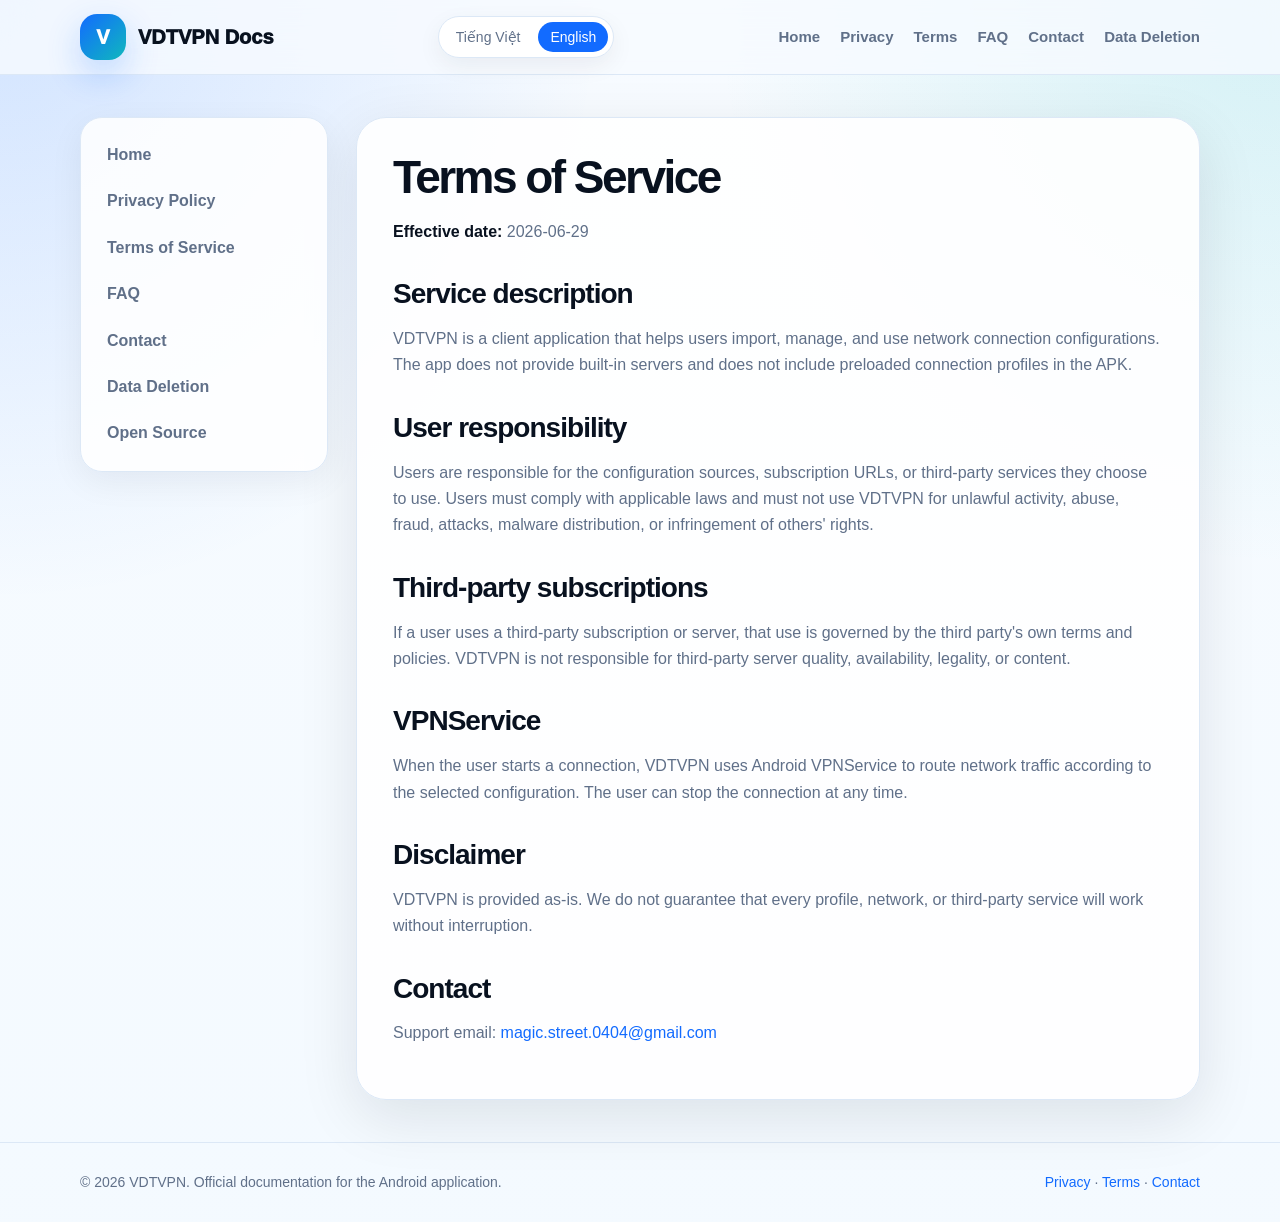
<file: terms.html>
<!doctype html><html lang="vi" data-lang="vi"><head><meta charset="utf-8"><meta name="viewport" content="width=device-width,initial-scale=1"><title>Điều khoản sử dụng / Terms of Service - VDTVPN</title><meta name="description" content="Terms of Service for VDTVPN."><meta name="robots" content="index,follow"><meta property="og:title" content="VDTVPN"><meta property="og:description" content="Terms of Service for VDTVPN."><meta name="theme-color" content="#126bff"><link rel="stylesheet" href="assets/style.css"></head><body><header class="nav"><div class="wrap navin"><a class="brand" href="index.html"><span class="logo">V</span><span>VDTVPN Docs</span></a><div class="langSwitcher" aria-label="Language"><button class="langBtn" type="button" data-set-lang="vi">Tiếng Việt</button><button class="langBtn" type="button" data-set-lang="en">English</button></div><input id="menuToggle" class="menuToggle" type="checkbox"><label class="menuButton" for="menuToggle"><span class="lang-vi">Menu</span><span class="lang-en">Menu</span></label><nav class="links"><a href="index.html"><span class="lang-vi">Trang chủ</span><span class="lang-en">Home</span></a><a href="privacy.html"><span class="lang-vi">Quyền riêng tư</span><span class="lang-en">Privacy</span></a><a href="terms.html"><span class="lang-vi">Điều khoản</span><span class="lang-en">Terms</span></a><a href="faq.html"><span class="lang-vi">FAQ</span><span class="lang-en">FAQ</span></a><a href="contact.html"><span class="lang-vi">Liên hệ</span><span class="lang-en">Contact</span></a><a href="data-deletion.html"><span class="lang-vi">Xoá dữ liệu</span><span class="lang-en">Data Deletion</span></a></nav></div></header>
<main class="wrap docgrid"><aside class="side"><a href="index.html"><span class="lang-vi">Trang chủ</span><span class="lang-en">Home</span></a><a href="privacy.html"><span class="lang-vi">Chính sách quyền riêng tư</span><span class="lang-en">Privacy Policy</span></a><a href="terms.html"><span class="lang-vi">Điều khoản sử dụng</span><span class="lang-en">Terms of Service</span></a><a href="faq.html"><span class="lang-vi">Câu hỏi thường gặp</span><span class="lang-en">FAQ</span></a><a href="contact.html"><span class="lang-vi">Liên hệ</span><span class="lang-en">Contact</span></a><a href="data-deletion.html"><span class="lang-vi">Xoá dữ liệu</span><span class="lang-en">Data Deletion</span></a><a href="open-source.html"><span class="lang-vi">Mã nguồn mở</span><span class="lang-en">Open Source</span></a></aside><article class="doc"><div class="lang-vi"><h1>Điều khoản sử dụng</h1><p><strong>Ngày hiệu lực:</strong> 2026-06-29</p><h2>Mô tả dịch vụ</h2><p>VDTVPN là ứng dụng client giúp người dùng nhập, quản lý và sử dụng cấu hình kết nối mạng. Ứng dụng không cung cấp máy chủ cài sẵn và không bao gồm profile kết nối cài sẵn trong APK.</p><h2>Trách nhiệm của người dùng</h2><p>Người dùng chịu trách nhiệm về nguồn cấu hình, link subscription hoặc dịch vụ bên thứ ba mà mình chọn sử dụng. Người dùng phải tuân thủ pháp luật hiện hành và không sử dụng VDTVPN cho hành vi bất hợp pháp, lạm dụng, gian lận, tấn công, phát tán mã độc hoặc xâm phạm quyền của người khác.</p><h2>Dịch vụ bên thứ ba</h2><p>Nếu người dùng dùng subscription hoặc máy chủ bên thứ ba, việc sử dụng đó chịu sự điều chỉnh bởi điều khoản và chính sách của bên thứ ba. VDTVPN không chịu trách nhiệm về chất lượng, tính sẵn sàng, tính hợp pháp hoặc nội dung của máy chủ bên thứ ba.</p><h2>VPNService</h2><p>Khi người dùng bắt đầu kết nối, VDTVPN dùng Android VPNService để định tuyến lưu lượng theo cấu hình đã chọn. Người dùng có thể dừng kết nối bất cứ lúc nào.</p><h2>Miễn trừ</h2><p>VDTVPN được cung cấp theo hiện trạng. Chúng tôi không đảm bảo mọi profile, mạng hoặc dịch vụ bên thứ ba luôn hoạt động liên tục.</p><h2>Liên hệ</h2><p>Email hỗ trợ: <a href="mailto:magic.street.0404@gmail.com">magic.street.0404@gmail.com</a></p></div><div class="lang-en"><h1>Terms of Service</h1><p><strong>Effective date:</strong> 2026-06-29</p><h2>Service description</h2><p>VDTVPN is a client application that helps users import, manage, and use network connection configurations. The app does not provide built-in servers and does not include preloaded connection profiles in the APK.</p><h2>User responsibility</h2><p>Users are responsible for the configuration sources, subscription URLs, or third-party services they choose to use. Users must comply with applicable laws and must not use VDTVPN for unlawful activity, abuse, fraud, attacks, malware distribution, or infringement of others' rights.</p><h2>Third-party subscriptions</h2><p>If a user uses a third-party subscription or server, that use is governed by the third party's own terms and policies. VDTVPN is not responsible for third-party server quality, availability, legality, or content.</p><h2>VPNService</h2><p>When the user starts a connection, VDTVPN uses Android VPNService to route network traffic according to the selected configuration. The user can stop the connection at any time.</p><h2>Disclaimer</h2><p>VDTVPN is provided as-is. We do not guarantee that every profile, network, or third-party service will work without interruption.</p><h2>Contact</h2><p>Support email: <a href="mailto:magic.street.0404@gmail.com">magic.street.0404@gmail.com</a></p></div></article></main>
<footer class="footer"><div class="wrap footin"><div><span class="lang-vi">© 2026 VDTVPN. Trang tài liệu chính thức cho ứng dụng Android.</span><span class="lang-en">© 2026 VDTVPN. Official documentation for the Android application.</span></div><div><a href="privacy.html"><span class="lang-vi">Quyền riêng tư</span><span class="lang-en">Privacy</span></a> · <a href="terms.html"><span class="lang-vi">Điều khoản</span><span class="lang-en">Terms</span></a> · <a href="contact.html"><span class="lang-vi">Liên hệ</span><span class="lang-en">Contact</span></a></div></div></footer><script src="assets/lang.js"></script></body></html>
</file>
<file: assets/style.css>
:root{
  --bg:#f7fbff;--card:#fff;--text:#08111f;--muted:#607089;--line:#dce8f6;
  --brand:#126bff;--cyan:#10b8bd;--green:#12b85f;
  --shadow:0 18px 60px rgba(8,17,31,.10);--radius:28px;--max:1120px;
}
@media(prefers-color-scheme:dark){
  :root{--bg:#070b12;--card:#101827;--text:#f8fafc;--muted:#a6b2c6;--line:#26364d;--shadow:0 18px 60px rgba(0,0,0,.36)}
}
*{box-sizing:border-box}
html{scroll-behavior:smooth}
body{
  margin:0;font-family:-apple-system,BlinkMacSystemFont,"Segoe UI",Roboto,Inter,Arial,sans-serif;
  color:var(--text);line-height:1.65;background:
    radial-gradient(circle at 0% 0%,rgba(18,107,255,.16),transparent 34%),
    radial-gradient(circle at 100% 0%,rgba(16,184,189,.15),transparent 32%),
    linear-gradient(180deg,#eff8ff00,#eff8ff66),var(--bg);
}
a{color:var(--brand);text-decoration:none}a:hover{text-decoration:underline}
.wrap{width:min(var(--max),calc(100% - 32px));margin:auto}
.nav{position:sticky;top:0;z-index:50;background:rgba(247,251,255,.82);backdrop-filter:blur(18px);border-bottom:1px solid var(--line)}
@media(prefers-color-scheme:dark){.nav{background:rgba(7,11,18,.82)}}
.navin{display:flex;align-items:center;justify-content:space-between;gap:16px;padding:14px 0}
.brand{display:flex;align-items:center;gap:12px;color:var(--text);font-weight:950;font-size:20px}
.logo{width:46px;height:46px;border-radius:17px;background:linear-gradient(135deg,var(--brand),var(--cyan));display:grid;place-items:center;color:#fff;font-weight:950;box-shadow:0 14px 34px rgba(18,107,255,.24)}
.links{display:flex;align-items:center;gap:20px}.links a{color:var(--muted);font-weight:850;font-size:15px}
.menuToggle{display:none}
.menuButton{display:none;border:1px solid var(--line);background:var(--card);border-radius:14px;padding:10px 12px;font-weight:900;color:var(--text)}
.btn{display:inline-flex;align-items:center;justify-content:center;padding:12px 18px;border-radius:999px;background:var(--text);color:var(--bg)!important;font-weight:950;box-shadow:0 12px 30px rgba(8,17,31,.15)}
.btn2{display:inline-flex;align-items:center;justify-content:center;padding:12px 18px;border-radius:999px;background:var(--card);border:1px solid var(--line);color:var(--text);font-weight:950}
.hero{padding:78px 0 42px}.heroGrid{display:grid;grid-template-columns:1.15fr .85fr;gap:34px;align-items:center}
.kicker{color:var(--brand);font-size:13px;text-transform:uppercase;letter-spacing:.13em;font-weight:950}
h1{font-size:clamp(38px,7vw,72px);line-height:1.02;letter-spacing:-.055em;margin:14px 0 18px}
h2{font-size:clamp(28px,4vw,44px);line-height:1.1;letter-spacing:-.035em;margin:0 0 16px}
h3{font-size:22px;line-height:1.2;margin:0 0 10px}.lead{font-size:20px;color:var(--muted);max-width:710px}
.actions{display:flex;gap:12px;flex-wrap:wrap;margin-top:28px}
.device{background:linear-gradient(180deg,var(--card),rgba(255,255,255,.64));border:1px solid var(--line);border-radius:38px;padding:24px;box-shadow:var(--shadow);overflow:hidden}
@media(prefers-color-scheme:dark){.device{background:linear-gradient(180deg,var(--card),rgba(16,24,39,.68))}}
.screen{background:var(--card);border:1px solid var(--line);border-radius:30px;padding:22px;box-shadow:0 14px 42px rgba(8,17,31,.10)}
.topline{display:flex;justify-content:space-between;color:var(--muted);font-weight:900}
.power{width:156px;height:156px;border-radius:50%;display:grid;place-items:center;text-align:center;margin:24px auto;background:linear-gradient(180deg,#25d873,#07a84e);color:white;font-size:21px;font-weight:950;box-shadow:0 18px 42px rgba(7,168,78,.33)}
.profile{border:1px solid var(--line);border-radius:18px;padding:14px;font-weight:900;margin:12px 0}.chips{display:flex;gap:8px;flex-wrap:wrap}.chip{background:var(--bg);border:1px solid var(--line);color:var(--muted);font-weight:850;border-radius:999px;padding:7px 11px;font-size:13px}
.section{padding:54px 0}.grid3{display:grid;grid-template-columns:repeat(3,1fr);gap:18px}.card{background:rgba(255,255,255,.86);border:1px solid var(--line);border-radius:var(--radius);padding:24px;box-shadow:0 10px 34px rgba(8,17,31,.06)}@media(prefers-color-scheme:dark){.card{background:rgba(16,24,39,.86)}}.card p{color:var(--muted);margin:0}
.docgrid{display:grid;grid-template-columns:248px 1fr;gap:28px;padding:42px 0}.side{position:sticky;top:88px;align-self:start;background:rgba(255,255,255,.86);border:1px solid var(--line);border-radius:22px;padding:14px;box-shadow:0 10px 34px rgba(8,17,31,.06)}@media(prefers-color-scheme:dark){.side{background:rgba(16,24,39,.86)}}.side a{display:block;color:var(--muted);font-weight:850;padding:10px 12px;border-radius:14px}.side a:hover{background:var(--bg);color:var(--brand);text-decoration:none}
.doc{background:rgba(255,255,255,.90);border:1px solid var(--line);border-radius:30px;padding:36px;box-shadow:var(--shadow)}@media(prefers-color-scheme:dark){.doc{background:rgba(16,24,39,.90)}}.doc h1{font-size:46px;margin-top:0}.doc h2{font-size:28px;margin-top:34px}.doc p,.doc li{color:var(--muted)}.doc strong{color:var(--text)}.doc ul{padding-left:22px}
.notice{padding:16px 18px;border-radius:18px;background:var(--bg);border:1px solid var(--line);font-weight:750;color:var(--muted)}
.footer{border-top:1px solid var(--line);padding:28px 0;color:var(--muted);font-size:14px}.footin{display:flex;justify-content:space-between;gap:12px;flex-wrap:wrap}
@media(max-width:860px){
  .navin{flex-wrap:wrap}.brand{font-size:19px}.menuButton{display:inline-flex}.links{display:none;width:100%;padding-top:10px;border-top:1px solid var(--line);flex-wrap:wrap;gap:8px}
  .links a{display:inline-flex;padding:8px 10px;border-radius:12px;background:rgba(255,255,255,.45)}
  @media(prefers-color-scheme:dark){.links a{background:rgba(16,24,39,.55)}}
  .menuToggle:checked ~ .links{display:flex}
  .hero{padding:48px 0 24px}.heroGrid,.grid3,.docgrid{grid-template-columns:1fr}.doc{padding:24px}.doc h1{font-size:38px}.side{position:static}.power{width:138px;height:138px}.lead{font-size:18px}
}


.langSwitcher{display:inline-flex;align-items:center;gap:6px;border:1px solid var(--line);background:var(--card);border-radius:999px;padding:5px;box-shadow:0 8px 24px rgba(8,17,31,.06)}
.langBtn{border:0;background:transparent;color:var(--muted);font-weight:950;border-radius:999px;padding:8px 12px;cursor:pointer;font:inherit;font-size:14px;line-height:1}
html[data-lang="vi"] .langBtn[data-set-lang="vi"],html[data-lang="en"] .langBtn[data-set-lang="en"]{background:var(--brand);color:#fff}
html[data-lang="vi"] .lang-en{display:none!important}html[data-lang="en"] .lang-vi{display:none!important}
.versionBadge{display:inline-flex;align-items:center;gap:8px;border:1px solid var(--line);background:var(--card);border-radius:999px;padding:9px 13px;color:var(--muted);font-weight:900;font-size:14px}
.featureList{display:grid;grid-template-columns:repeat(2,minmax(0,1fr));gap:14px;margin-top:18px}.featureList .card{padding:18px}
.small{font-size:14px;color:var(--muted)}
.table{width:100%;border-collapse:collapse;margin:18px 0}.table th,.table td{border:1px solid var(--line);padding:12px;text-align:left;vertical-align:top}.table th{background:var(--bg);color:var(--text)}
.callout{border-left:4px solid var(--brand);padding:14px 16px;background:var(--bg);border-radius:14px;color:var(--muted)}
@media(max-width:860px){.langSwitcher{order:3}.featureList{grid-template-columns:1fr}.navin{gap:10px}.langBtn{padding:8px 10px}}
</file>
